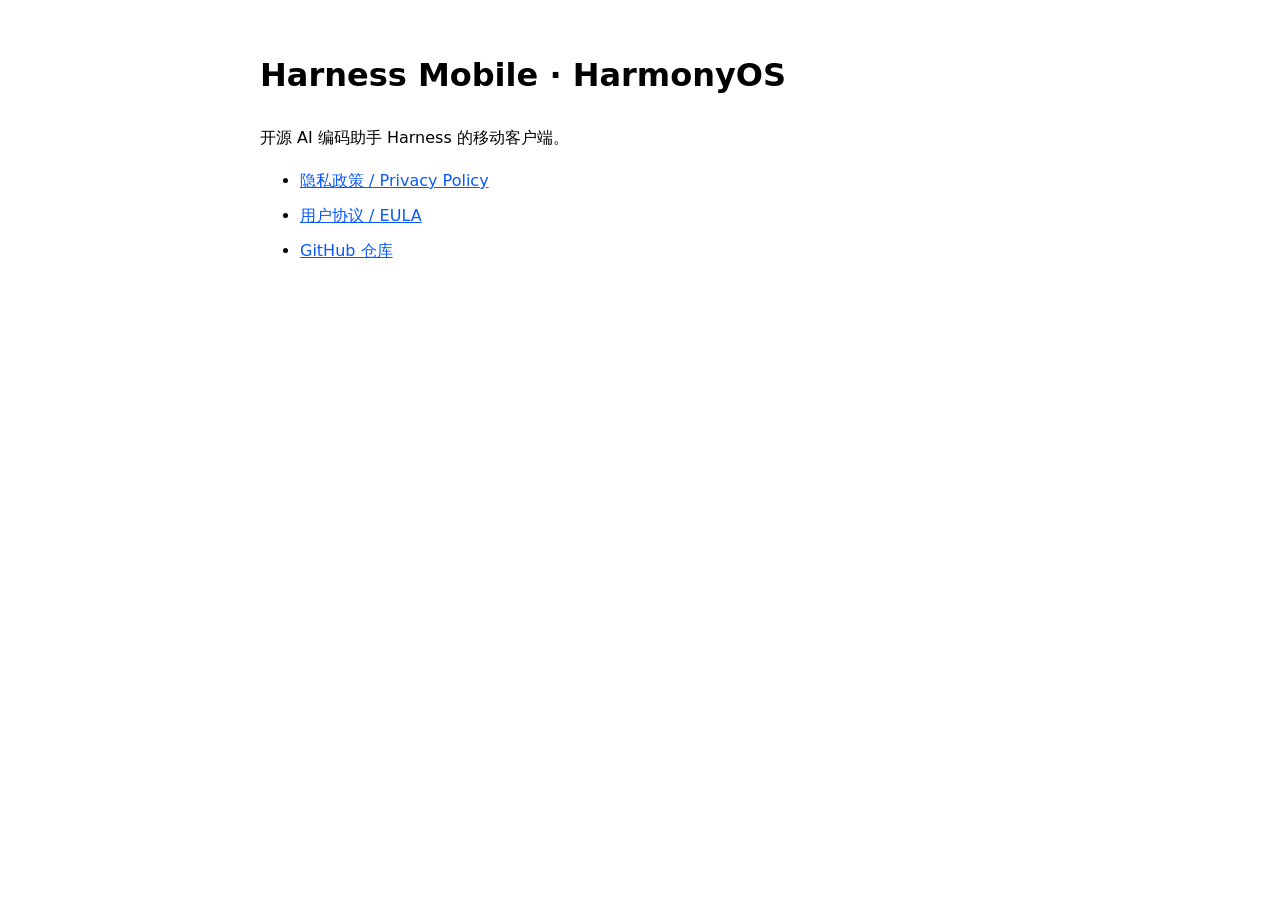
<file: docs/index.html>
<!DOCTYPE html><html lang="zh-CN"><head><meta charset="utf-8">
<meta name="viewport" content="width=device-width,initial-scale=1"><title>Harness Mobile</title>
<style>body{max-width:760px;margin:48px auto;padding:0 20px;font:16px/1.7 system-ui,"Microsoft YaHei",sans-serif}
a{color:#0a59f7}li{margin:8px 0}</style></head><body>
<h1>Harness Mobile · HarmonyOS</h1>
<p>开源 AI 编码助手 Harness 的移动客户端。</p>
<ul>
<li><a href="privacy.html">隐私政策 / Privacy Policy</a></li>
<li><a href="eula.html">用户协议 / EULA</a></li>
<li><a href="https://github.com/cnzht/dsh-mobile-harmony">GitHub 仓库</a></li>
</ul></body></html>
</file>
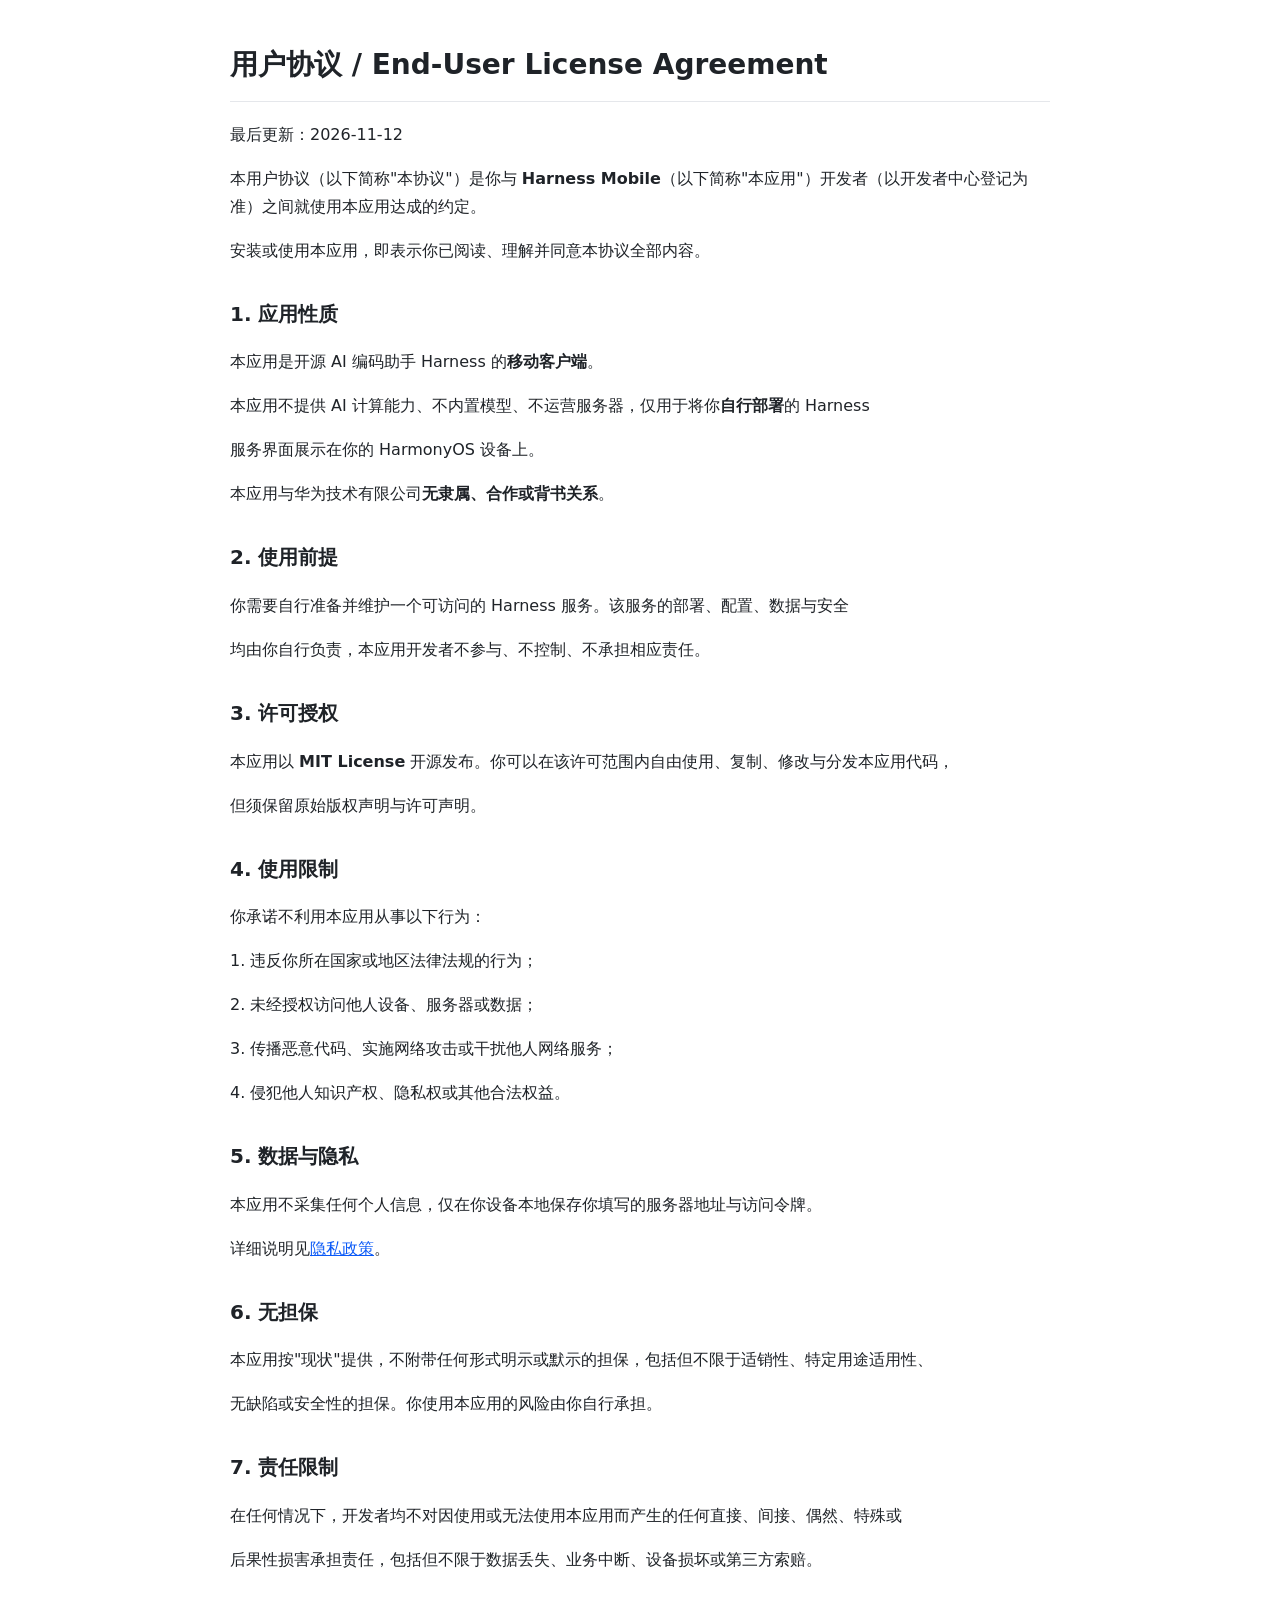
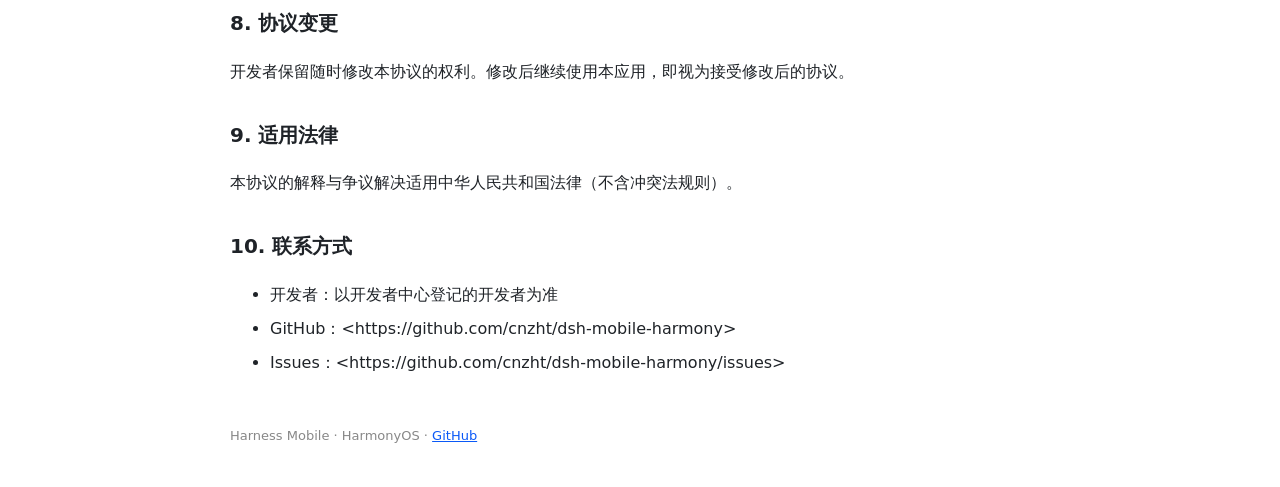
<file: docs/eula.html>
<!DOCTYPE html>
<html lang="zh-CN"><head><meta charset="utf-8">
<meta name="viewport" content="width=device-width,initial-scale=1">
<title>Harness Mobile 用户协议</title>
<style>
body{max-width:820px;margin:40px auto;padding:0 20px;font:16px/1.75 system-ui,"Microsoft YaHei",sans-serif;color:#1f2328}
h1{font-size:28px;border-bottom:1px solid #e5e7eb;padding-bottom:12px}
h2{font-size:20px;margin-top:32px}
li{margin:6px 0} a{color:#0a59f7} footer{margin-top:48px;color:#888;font-size:13px}
</style></head><body>
<h1>用户协议 / End-User License Agreement</h1>
<p>最后更新：2026-11-12</p>
<p>本用户协议（以下简称&quot;本协议&quot;）是你与 <strong>Harness Mobile</strong>（以下简称&quot;本应用&quot;）开发者（以开发者中心登记为准）之间就使用本应用达成的约定。</p>
<p>安装或使用本应用，即表示你已阅读、理解并同意本协议全部内容。</p>
<h2>1. 应用性质</h2>
<p>本应用是开源 AI 编码助手 Harness 的<strong>移动客户端</strong>。</p>
<p>本应用不提供 AI 计算能力、不内置模型、不运营服务器，仅用于将你<strong>自行部署</strong>的 Harness</p>
<p>服务界面展示在你的 HarmonyOS 设备上。</p>
<p>本应用与华为技术有限公司<strong>无隶属、合作或背书关系</strong>。</p>
<h2>2. 使用前提</h2>
<p>你需要自行准备并维护一个可访问的 Harness 服务。该服务的部署、配置、数据与安全</p>
<p>均由你自行负责，本应用开发者不参与、不控制、不承担相应责任。</p>
<h2>3. 许可授权</h2>
<p>本应用以 <strong>MIT License</strong> 开源发布。你可以在该许可范围内自由使用、复制、修改与分发本应用代码，</p>
<p>但须保留原始版权声明与许可声明。</p>
<h2>4. 使用限制</h2>
<p>你承诺不利用本应用从事以下行为：</p>
<p>1. 违反你所在国家或地区法律法规的行为；</p>
<p>2. 未经授权访问他人设备、服务器或数据；</p>
<p>3. 传播恶意代码、实施网络攻击或干扰他人网络服务；</p>
<p>4. 侵犯他人知识产权、隐私权或其他合法权益。</p>
<h2>5. 数据与隐私</h2>
<p>本应用不采集任何个人信息，仅在你设备本地保存你填写的服务器地址与访问令牌。</p>
<p>详细说明见<a href="privacy.html">隐私政策</a>。</p>
<h2>6. 无担保</h2>
<p>本应用按&quot;现状&quot;提供，不附带任何形式明示或默示的担保，包括但不限于适销性、特定用途适用性、</p>
<p>无缺陷或安全性的担保。你使用本应用的风险由你自行承担。</p>
<h2>7. 责任限制</h2>
<p>在任何情况下，开发者均不对因使用或无法使用本应用而产生的任何直接、间接、偶然、特殊或</p>
<p>后果性损害承担责任，包括但不限于数据丢失、业务中断、设备损坏或第三方索赔。</p>
<h2>8. 协议变更</h2>
<p>开发者保留随时修改本协议的权利。修改后继续使用本应用，即视为接受修改后的协议。</p>
<h2>9. 适用法律</h2>
<p>本协议的解释与争议解决适用中华人民共和国法律（不含冲突法规则）。</p>
<h2>10. 联系方式</h2>
<ul>
<li>开发者：以开发者中心登记的开发者为准</li>
<li>GitHub：&lt;https://github.com/cnzht/dsh-mobile-harmony&gt;</li>
<li>Issues：&lt;https://github.com/cnzht/dsh-mobile-harmony/issues&gt;</li>
</ul>
<footer>Harness Mobile · HarmonyOS · <a href="https://github.com/cnzht/dsh-mobile-harmony">GitHub</a></footer>
</body></html>
</file>
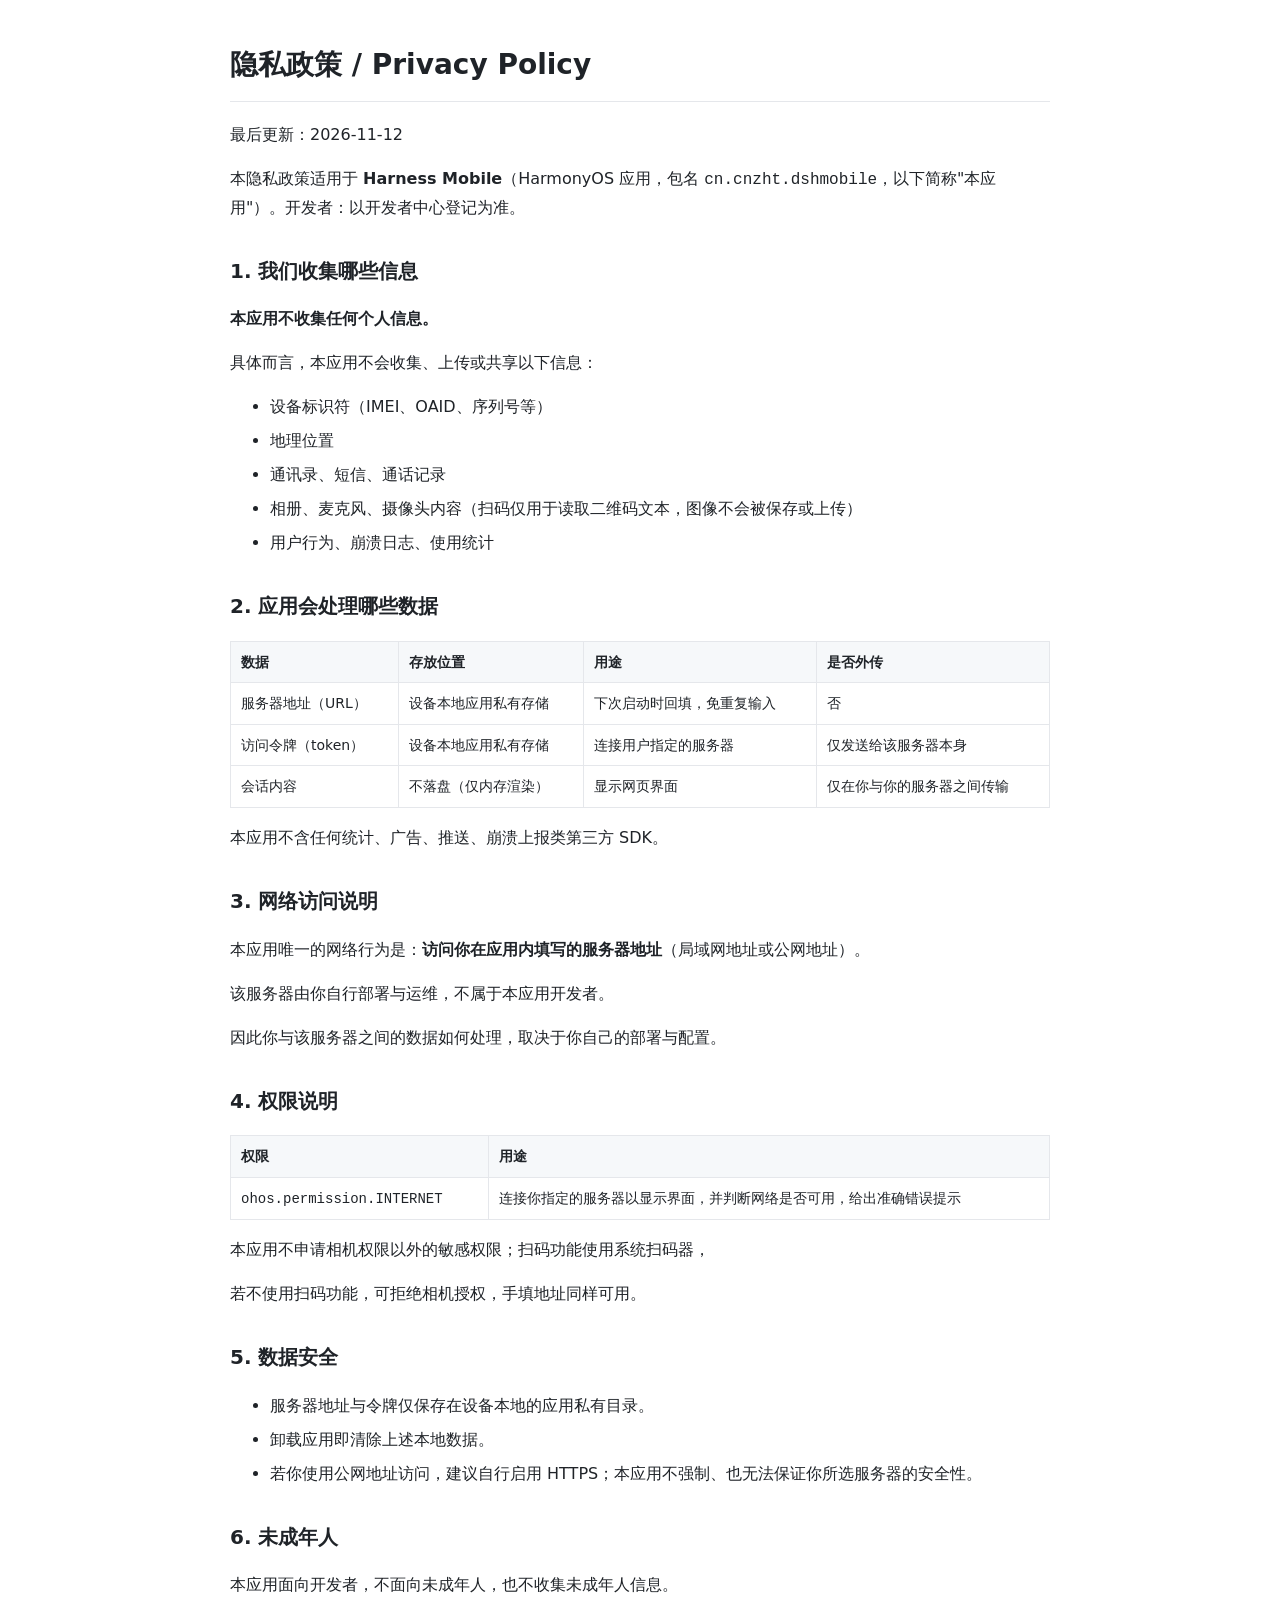
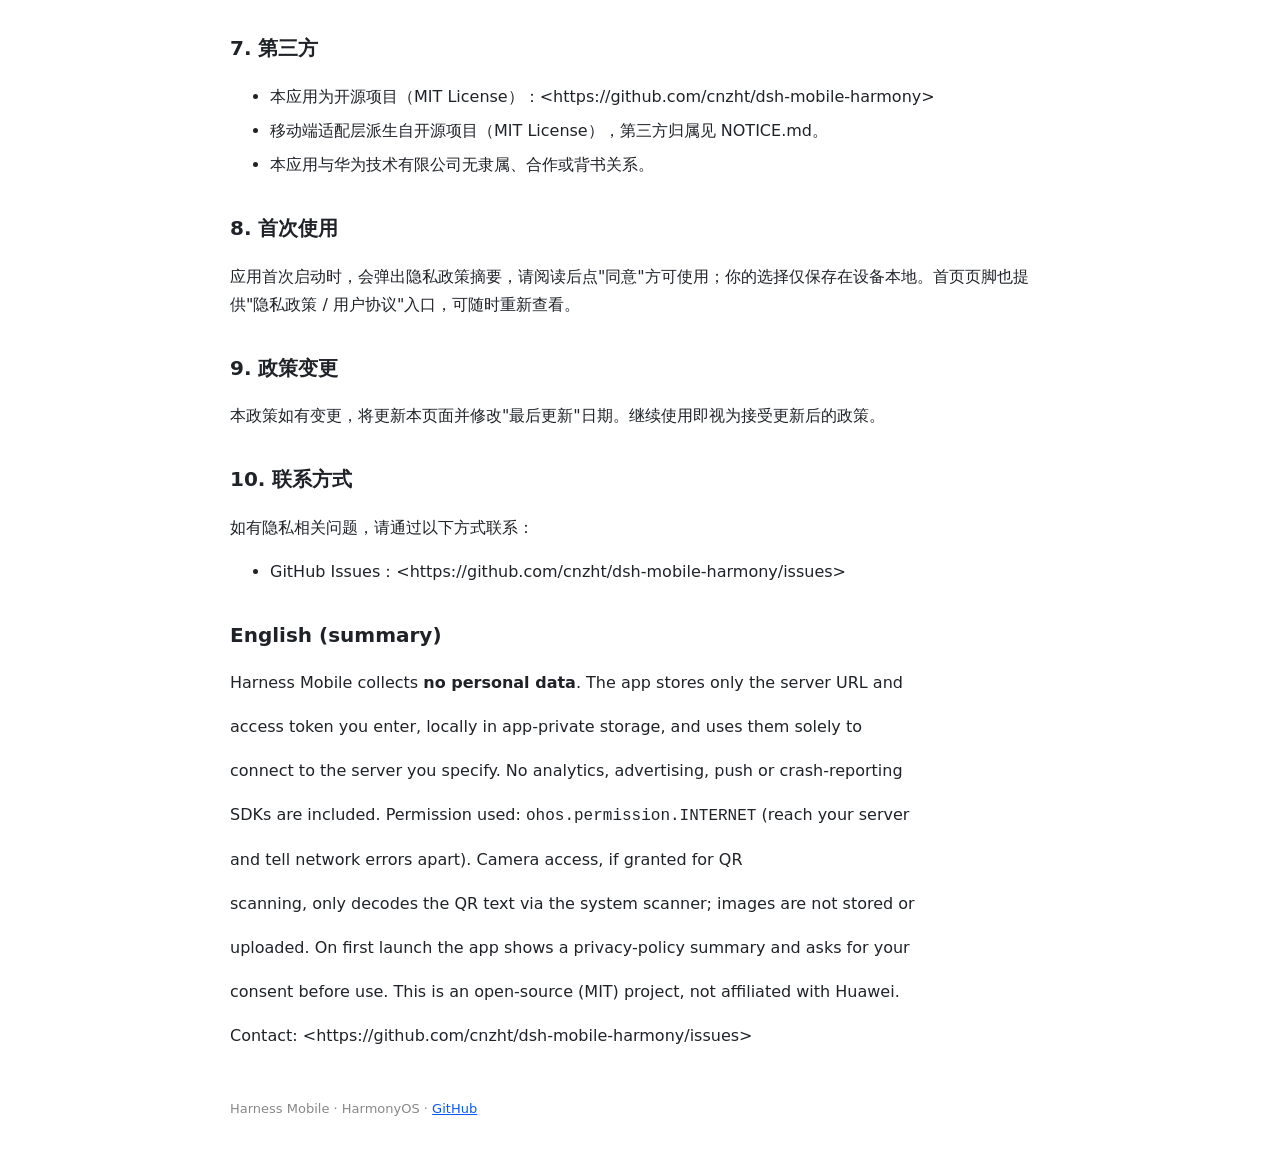
<file: docs/privacy.html>
<!DOCTYPE html>
<html lang="zh-CN"><head><meta charset="utf-8">
<meta name="viewport" content="width=device-width,initial-scale=1">
<title>Harness Mobile 隐私政策</title>
<style>
body{max-width:820px;margin:40px auto;padding:0 20px;font:16px/1.75 system-ui,"Microsoft YaHei",sans-serif;color:#1f2328}
h1{font-size:28px;border-bottom:1px solid #e5e7eb;padding-bottom:12px}
h2{font-size:20px;margin-top:32px}
table{border-collapse:collapse;width:100%;font-size:14px}
th,td{border:1px solid #e5e7eb;padding:8px 10px;text-align:left}
th{background:#f6f8fa}
li{margin:6px 0} a{color:#0a59f7} footer{margin-top:48px;color:#888;font-size:13px}
</style></head><body>
<h1>隐私政策 / Privacy Policy</h1>

<p>最后更新：2026-11-12</p>

<p>本隐私政策适用于 <strong>Harness Mobile</strong>（HarmonyOS 应用，包名 <code>cn.cnzht.dshmobile</code>，以下简称&quot;本应用&quot;）。开发者：以开发者中心登记为准。</p>

<h2>1. 我们收集哪些信息</h2>

<p><strong>本应用不收集任何个人信息。</strong></p>

<p>具体而言，本应用不会收集、上传或共享以下信息：</p>

<ul>
<li>设备标识符（IMEI、OAID、序列号等）</li>
<li>地理位置</li>
<li>通讯录、短信、通话记录</li>
<li>相册、麦克风、摄像头内容（扫码仅用于读取二维码文本，图像不会被保存或上传）</li>
<li>用户行为、崩溃日志、使用统计</li>
</ul>

<h2>2. 应用会处理哪些数据</h2>

<table>
<tr><th>数据</th><th>存放位置</th><th>用途</th><th>是否外传</th></tr>
<tr><td>服务器地址（URL）</td><td>设备本地应用私有存储</td><td>下次启动时回填，免重复输入</td><td>否</td></tr>
<tr><td>访问令牌（token）</td><td>设备本地应用私有存储</td><td>连接用户指定的服务器</td><td>仅发送给该服务器本身</td></tr>
<tr><td>会话内容</td><td>不落盘（仅内存渲染）</td><td>显示网页界面</td><td>仅在你与你的服务器之间传输</td></tr>
</table>

<p>本应用不含任何统计、广告、推送、崩溃上报类第三方 SDK。</p>

<h2>3. 网络访问说明</h2>

<p>本应用唯一的网络行为是：<strong>访问你在应用内填写的服务器地址</strong>（局域网地址或公网地址）。</p>
<p>该服务器由你自行部署与运维，不属于本应用开发者。</p>
<p>因此你与该服务器之间的数据如何处理，取决于你自己的部署与配置。</p>

<h2>4. 权限说明</h2>

<table>
<tr><th>权限</th><th>用途</th></tr>
<tr><td><code>ohos.permission.INTERNET</code></td><td>连接你指定的服务器以显示界面，并判断网络是否可用，给出准确错误提示</td></tr>
</table>

<p>本应用不申请相机权限以外的敏感权限；扫码功能使用系统扫码器，</p>
<p>若不使用扫码功能，可拒绝相机授权，手填地址同样可用。</p>

<h2>5. 数据安全</h2>

<ul>
<li>服务器地址与令牌仅保存在设备本地的应用私有目录。</li>
<li>卸载应用即清除上述本地数据。</li>
<li>若你使用公网地址访问，建议自行启用 HTTPS；本应用不强制、也无法保证你所选服务器的安全性。</li>
</ul>

<h2>6. 未成年人</h2>

<p>本应用面向开发者，不面向未成年人，也不收集未成年人信息。</p>

<h2>7. 第三方</h2>

<ul>
<li>本应用为开源项目（MIT License）：&lt;https://github.com/cnzht/dsh-mobile-harmony&gt;</li>
<li>移动端适配层派生自开源项目（MIT License），第三方归属见 NOTICE.md。</li>
<li>本应用与华为技术有限公司无隶属、合作或背书关系。</li>
</ul>

<h2>8. 首次使用</h2>

<p>应用首次启动时，会弹出隐私政策摘要，请阅读后点&quot;同意&quot;方可使用；你的选择仅保存在设备本地。首页页脚也提供&quot;隐私政策 / 用户协议&quot;入口，可随时重新查看。</p>

<h2>9. 政策变更</h2>

<p>本政策如有变更，将更新本页面并修改&quot;最后更新&quot;日期。继续使用即视为接受更新后的政策。</p>

<h2>10. 联系方式</h2>

<p>如有隐私相关问题，请通过以下方式联系：</p>

<ul>
<li>GitHub Issues：&lt;https://github.com/cnzht/dsh-mobile-harmony/issues&gt;</li>
</ul>

<h2>English (summary)</h2>

<p>Harness Mobile collects <strong>no personal data</strong>. The app stores only the server URL and</p>
<p>access token you enter, locally in app-private storage, and uses them solely to</p>
<p>connect to the server you specify. No analytics, advertising, push or crash-reporting</p>
<p>SDKs are included. Permission used: <code>ohos.permission.INTERNET</code> (reach your server</p>
<p>and tell network errors apart). Camera access, if granted for QR</p>
<p>scanning, only decodes the QR text via the system scanner; images are not stored or</p>
<p>uploaded. On first launch the app shows a privacy-policy summary and asks for your</p>
<p>consent before use. This is an open-source (MIT) project, not affiliated with Huawei.</p>
<p>Contact: &lt;https://github.com/cnzht/dsh-mobile-harmony/issues&gt;</p>

<footer>Harness Mobile · HarmonyOS · <a href="https://github.com/cnzht/dsh-mobile-harmony">GitHub</a></footer>
</body></html>
</file>
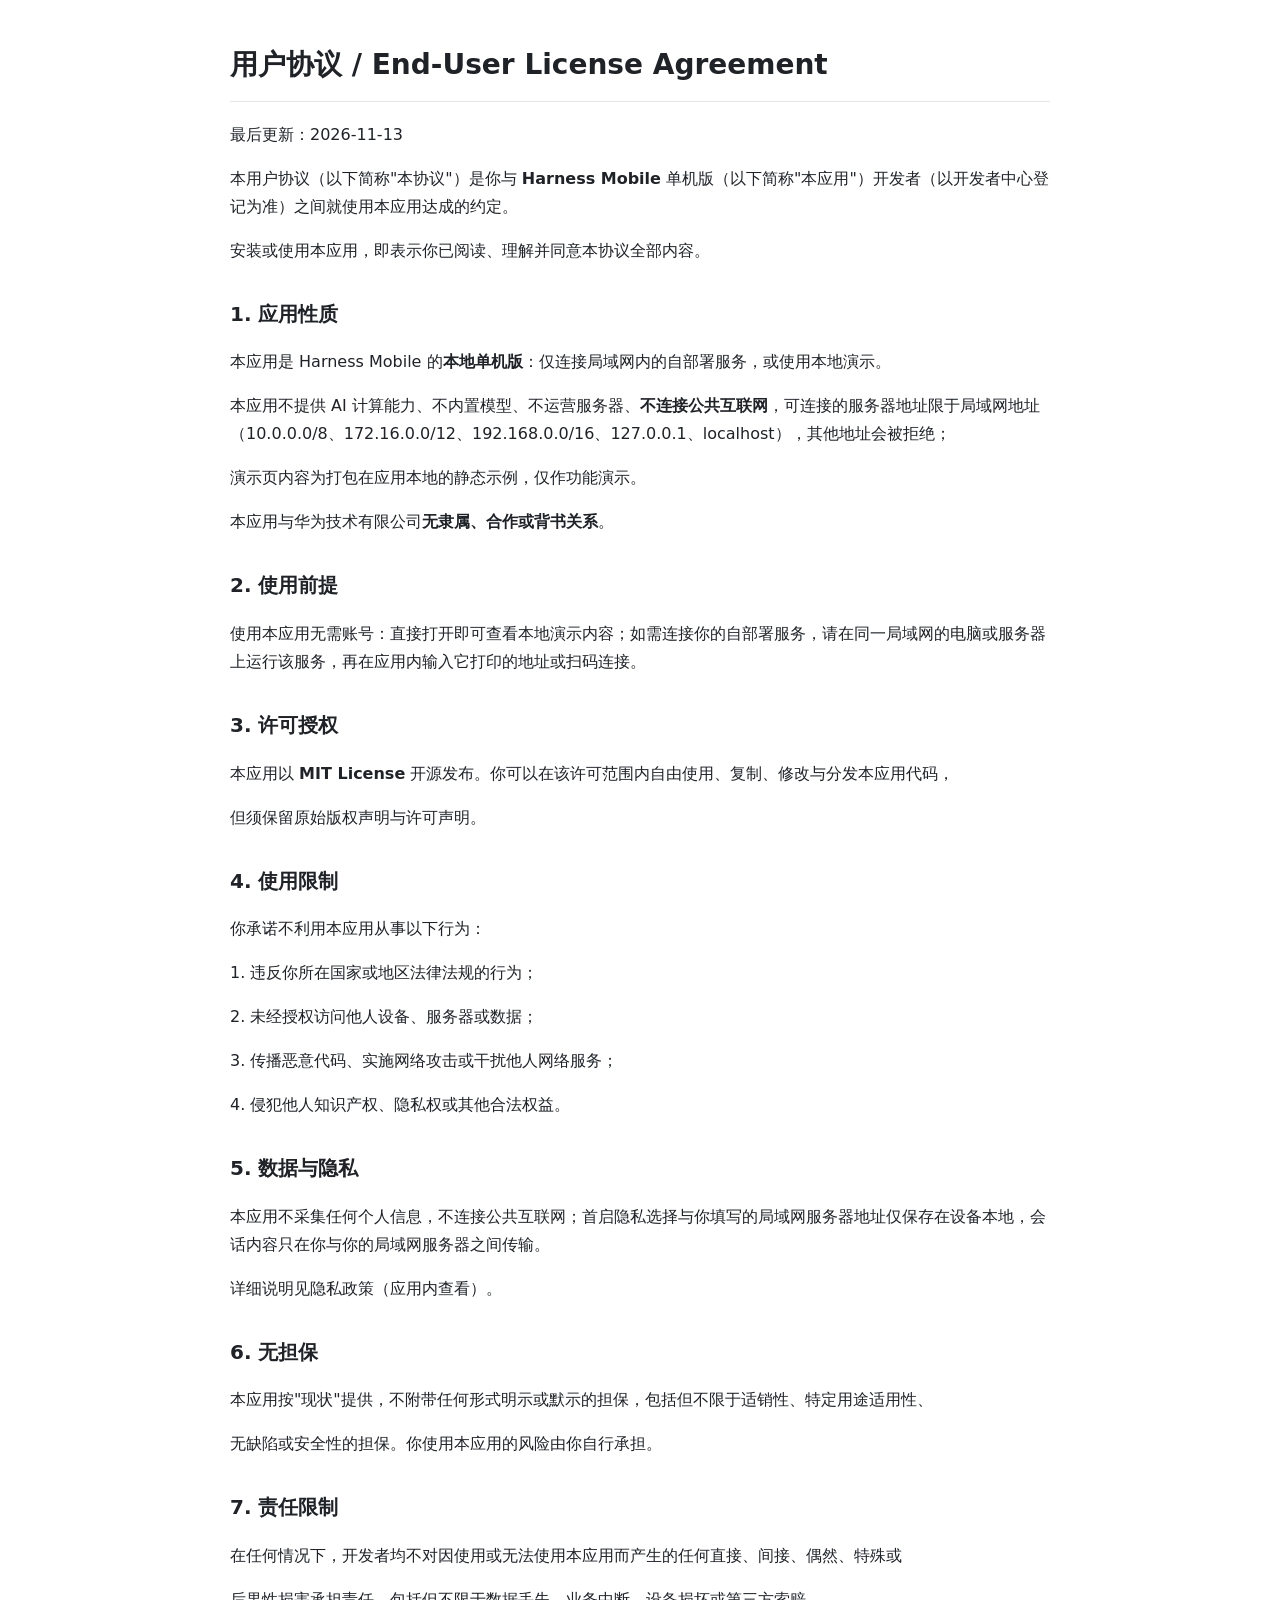
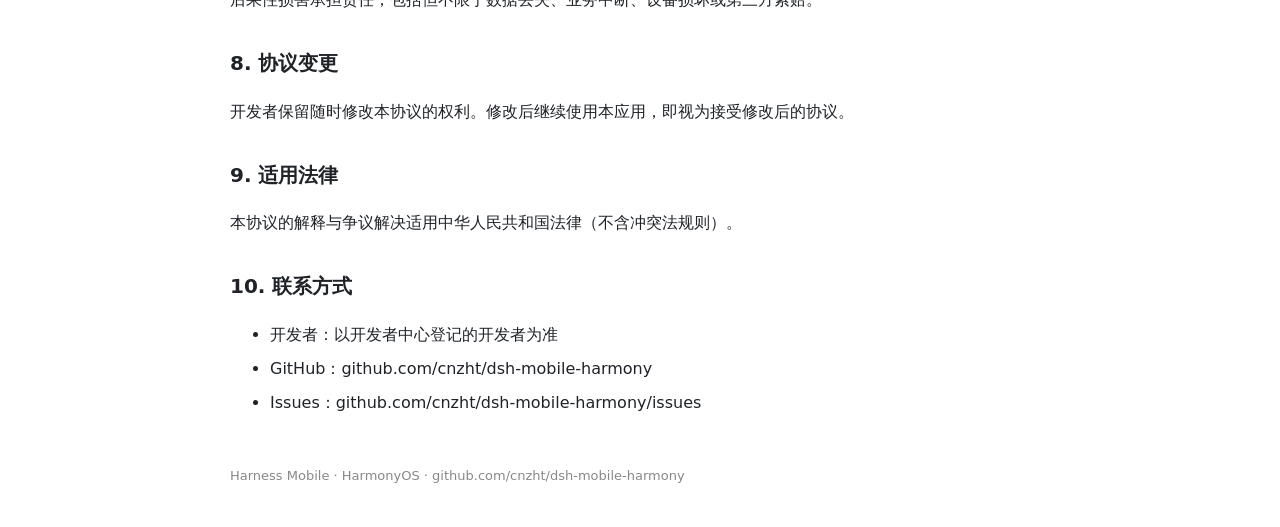
<file: entry/src/main/resources/rawfile/eula.html>
<!DOCTYPE html>
<!--
  Harness Mobile 单机版 · 用户协议（应用内本地文件）
  改编自 docs/eula.html：单机版仅连接局域网内的服务器，无需公网、无需账号；外链已改为纯文本。
-->
<html lang="zh-CN"><head><meta charset="utf-8">
<meta name="viewport" content="width=device-width,initial-scale=1">
<title>Harness Mobile 用户协议</title>
<style>
body{max-width:820px;margin:40px auto;padding:0 20px;font:16px/1.75 system-ui,"Microsoft YaHei",sans-serif;color:#1f2328}
h1{font-size:28px;border-bottom:1px solid #e5e7eb;padding-bottom:12px}
h2{font-size:20px;margin-top:32px}
li{margin:6px 0} footer{margin-top:48px;color:#888;font-size:13px}
</style></head><body>
<h1>用户协议 / End-User License Agreement</h1>
<p>最后更新：2026-11-13</p>
<p>本用户协议（以下简称&quot;本协议&quot;）是你与 <strong>Harness Mobile</strong> 单机版（以下简称&quot;本应用&quot;）开发者（以开发者中心登记为准）之间就使用本应用达成的约定。</p>
<p>安装或使用本应用，即表示你已阅读、理解并同意本协议全部内容。</p>
<h2>1. 应用性质</h2>
<p>本应用是 Harness Mobile 的<strong>本地单机版</strong>：仅连接局域网内的自部署服务，或使用本地演示。</p>
<p>本应用不提供 AI 计算能力、不内置模型、不运营服务器、<strong>不连接公共互联网</strong>，可连接的服务器地址限于局域网地址（10.0.0.0/8、172.16.0.0/12、192.168.0.0/16、127.0.0.1、localhost），其他地址会被拒绝；</p>
<p>演示页内容为打包在应用本地的静态示例，仅作功能演示。</p>
<p>本应用与华为技术有限公司<strong>无隶属、合作或背书关系</strong>。</p>
<h2>2. 使用前提</h2>
<p>使用本应用无需账号：直接打开即可查看本地演示内容；如需连接你的自部署服务，请在同一局域网的电脑或服务器上运行该服务，再在应用内输入它打印的地址或扫码连接。</p>
<h2>3. 许可授权</h2>
<p>本应用以 <strong>MIT License</strong> 开源发布。你可以在该许可范围内自由使用、复制、修改与分发本应用代码，</p>
<p>但须保留原始版权声明与许可声明。</p>
<h2>4. 使用限制</h2>
<p>你承诺不利用本应用从事以下行为：</p>
<p>1. 违反你所在国家或地区法律法规的行为；</p>
<p>2. 未经授权访问他人设备、服务器或数据；</p>
<p>3. 传播恶意代码、实施网络攻击或干扰他人网络服务；</p>
<p>4. 侵犯他人知识产权、隐私权或其他合法权益。</p>
<h2>5. 数据与隐私</h2>
<p>本应用不采集任何个人信息，不连接公共互联网；首启隐私选择与你填写的局域网服务器地址仅保存在设备本地，会话内容只在你与你的局域网服务器之间传输。</p>
<p>详细说明见隐私政策（应用内查看）。</p>
<h2>6. 无担保</h2>
<p>本应用按&quot;现状&quot;提供，不附带任何形式明示或默示的担保，包括但不限于适销性、特定用途适用性、</p>
<p>无缺陷或安全性的担保。你使用本应用的风险由你自行承担。</p>
<h2>7. 责任限制</h2>
<p>在任何情况下，开发者均不对因使用或无法使用本应用而产生的任何直接、间接、偶然、特殊或</p>
<p>后果性损害承担责任，包括但不限于数据丢失、业务中断、设备损坏或第三方索赔。</p>
<h2>8. 协议变更</h2>
<p>开发者保留随时修改本协议的权利。修改后继续使用本应用，即视为接受修改后的协议。</p>
<h2>9. 适用法律</h2>
<p>本协议的解释与争议解决适用中华人民共和国法律（不含冲突法规则）。</p>
<h2>10. 联系方式</h2>
<ul>
<li>开发者：以开发者中心登记的开发者为准</li>
<li>GitHub：github.com/cnzht/dsh-mobile-harmony</li>
<li>Issues：github.com/cnzht/dsh-mobile-harmony/issues</li>
</ul>
<footer>Harness Mobile · HarmonyOS · github.com/cnzht/dsh-mobile-harmony</footer>
</body></html>
</file>
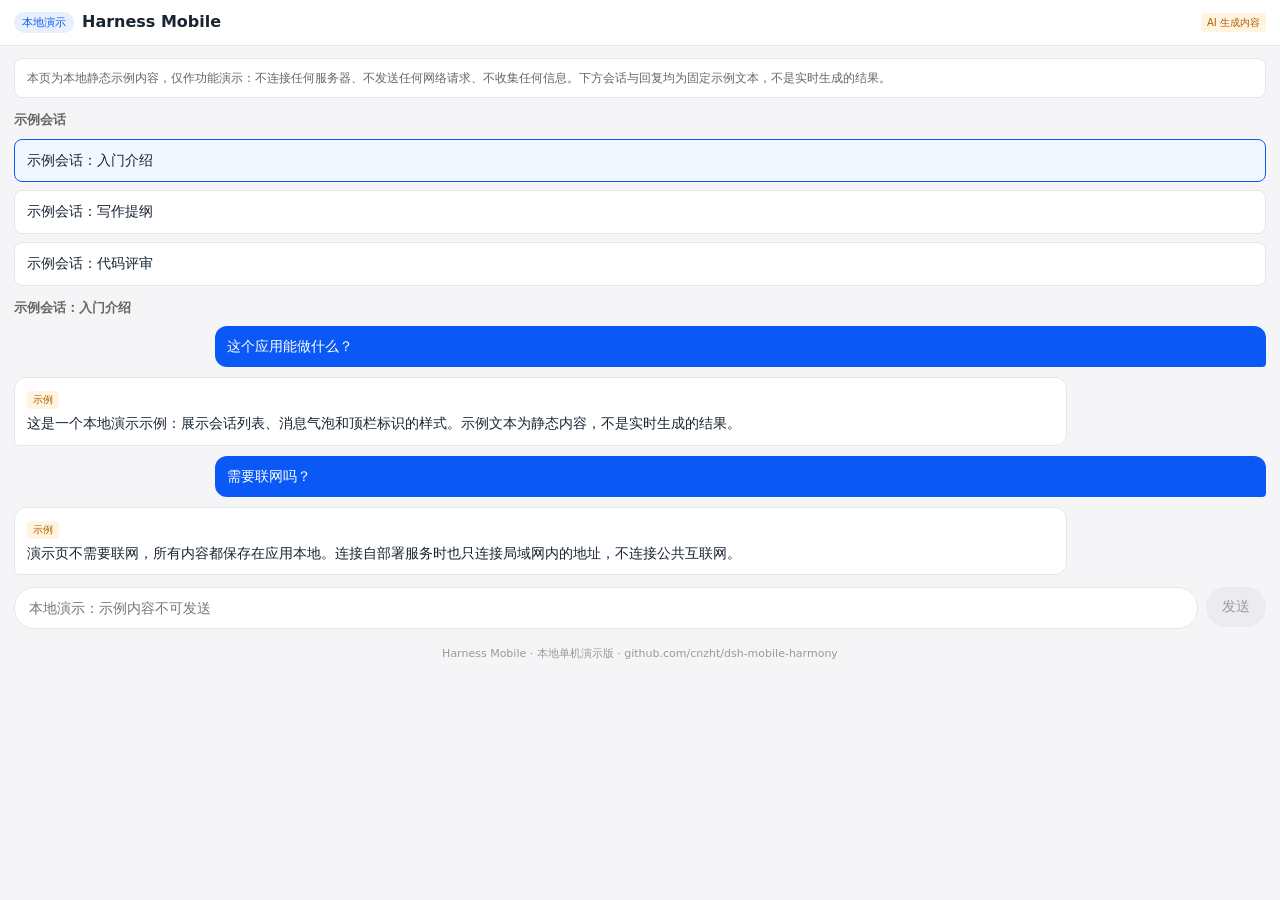
<file: entry/src/main/resources/rawfile/local-demo.html>
<!DOCTYPE html>
<!--
  Harness Mobile 单机版 · 本地演示页
  - 全部内容为本地静态示例，不连接任何服务器，不发起任何网络请求。
  - 样式参考 entry/src/main/resources/rawfile/mobile.css 的视觉语言
    （配色、字号、气泡样式），样式全部内联，不引用任何外部资源。
  - 与原生侧的会话抽屉通过 window.__dshListSessions /
    window.__dshClickSession 两个函数对接（与联网版相同的桥接约定）。
-->
<html lang="zh-CN">
<head>
<meta charset="utf-8">
<meta name="viewport" content="width=device-width,initial-scale=1">
<title>Harness Mobile · 本地演示</title>
<style>
html, body { margin: 0; padding: 0; width: 100%; overflow-x: hidden; }
body {
  font: 15px/1.55 system-ui, "Microsoft YaHei", sans-serif;
  color: #182431; background: #F5F5F7;
  -webkit-tap-highlight-color: transparent;
}
.topbar {
  display: flex; align-items: center; gap: 8px;
  background: #FFFFFF; border-bottom: 1px solid #E5E7EB;
  padding: 10px 14px; position: sticky; top: 0;
}
.topbar h1 { font-size: 16px; margin: 0; flex: 1; }
.badge {
  font-size: 11px; color: #0A59F7; background: #E8F0FE;
  padding: 2px 8px; border-radius: 10px; white-space: nowrap;
}
.ai-badge {
  font-size: 10px; color: #B25E00; background: #FFF4E0;
  padding: 2px 6px; border-radius: 4px; white-space: nowrap;
}
.note {
  margin: 12px 14px; padding: 10px 12px; font-size: 12px; color: #666666;
  background: #FFFFFF; border: 1px solid #E5E7EB; border-radius: 8px;
}
.sessions { margin: 0 14px 12px; }
.sessions h2, .chat h2 { font-size: 13px; color: #666666; margin: 4px 0 8px; }
.session-item {
  background: #FFFFFF; border: 1px solid #E5E7EB; border-radius: 8px;
  padding: 10px 12px; margin-bottom: 8px; font-size: 14px; cursor: pointer;
}
.session-item.active { border-color: #0A59F7; background: #F2F7FF; }
.chat { margin: 0 14px 12px; }
.msg { max-width: 82%; padding: 10px 12px; border-radius: 12px; margin-bottom: 10px; font-size: 14px; }
.msg.user { margin-left: auto; background: #0A59F7; color: #FFFFFF; border-bottom-right-radius: 4px; }
.msg.assistant { background: #FFFFFF; border: 1px solid #E5E7EB; border-bottom-left-radius: 4px; }
.msg .tag {
  display: inline-block; font-size: 10px; color: #B25E00; background: #FFF4E0;
  padding: 1px 6px; border-radius: 4px; margin-bottom: 4px;
}
.composer {
  display: flex; gap: 8px; margin: 0 14px 16px;
}
.composer input {
  flex: 1; height: 40px; border: 1px solid #E5E7EB; border-radius: 20px;
  padding: 0 14px; font-size: 14px; background: #FFFFFF; color: #999999;
}
.composer button {
  height: 40px; padding: 0 16px; border: none; border-radius: 20px;
  background: #EBECEF; color: #999999; font-size: 14px;
}
.footer { text-align: center; font-size: 11px; color: #999999; margin: 8px 0 24px; }
</style>
</head>
<body>
<header class="topbar">
  <span class="badge">本地演示</span>
  <h1>Harness Mobile</h1>
  <span class="ai-badge">AI 生成内容</span>
</header>

<p class="note">本页为本地静态示例内容，仅作功能演示：不连接任何服务器、不发送任何网络请求、不收集任何信息。下方会话与回复均为固定示例文本，不是实时生成的结果。</p>

<section class="sessions">
  <h2>示例会话</h2>
  <div id="sessionList"></div>
</section>

<section class="chat">
  <h2 id="chatTitle">示例会话</h2>
  <div id="messages"></div>
</section>

<div class="composer">
  <input type="text" placeholder="本地演示：示例内容不可发送" disabled>
  <button type="button" disabled>发送</button>
</div>

<p class="footer">Harness Mobile · 本地单机演示版 · github.com/cnzht/dsh-mobile-harmony</p>

<script>
var SESSIONS = [
  {
    title: '示例会话：入门介绍',
    messages: [
      { role: 'user', text: '这个应用能做什么？' },
      { role: 'assistant', text: '这是一个本地演示示例：展示会话列表、消息气泡和顶栏标识的样式。示例文本为静态内容，不是实时生成的结果。' },
      { role: 'user', text: '需要联网吗？' },
      { role: 'assistant', text: '演示页不需要联网，所有内容都保存在应用本地。连接自部署服务时也只连接局域网内的地址，不连接公共互联网。' }
    ]
  },
  {
    title: '示例会话：写作提纲',
    messages: [
      { role: 'user', text: '帮我列一个周末出游计划的提纲。' },
      { role: 'assistant', text: '示例提纲（静态样例）：一、目的地与交通；二、行程安排；三、物品清单；四、预算。以上为固定示例文本，仅作演示。' }
    ]
  },
  {
    title: '示例会话：代码评审',
    messages: [
      { role: 'user', text: '这段示例代码有什么问题？' },
      { role: 'assistant', text: '示例回答（静态样例）：一、边界条件未处理；二、错误分支缺少提示；三、建议补充注释。以上为固定示例文本，仅作演示。' }
    ]
  }
];

function esc(s) {
  return s.replace(/&/g, '&amp;').replace(/</g, '&lt;').replace(/>/g, '&gt;');
}

function renderList() {
  var box = document.getElementById('sessionList');
  var html = '';
  for (var i = 0; i < SESSIONS.length; i++) {
    html += '<div class="session-item' + (i === current ? ' active' : '') + '" data-i="' + i + '">' + esc(SESSIONS[i].title) + '</div>';
  }
  box.innerHTML = html;
  var items = box.querySelectorAll('.session-item');
  for (var j = 0; j < items.length; j++) {
    items[j].addEventListener('click', function (ev) {
      renderSession(parseInt(ev.currentTarget.getAttribute('data-i'), 10));
    });
  }
}

function renderSession(i) {
  current = i;
  var s = SESSIONS[i];
  document.getElementById('chatTitle').textContent = s.title;
  var html = '';
  for (var k = 0; k < s.messages.length; k++) {
    var m = s.messages[k];
    if (m.role === 'user') {
      html += '<div class="msg user">' + esc(m.text) + '</div>';
    } else {
      html += '<div class="msg assistant"><span class="tag">示例</span><br>' + esc(m.text) + '</div>';
    }
  }
  document.getElementById('messages').innerHTML = html;
  renderList();
}

function showNew() {
  document.getElementById('chatTitle').textContent = '新会话（示例）';
  document.getElementById('messages').innerHTML =
    '<div class="msg assistant"><span class="tag">示例</span><br>新建会话（示例）：本地演示不连接服务器，不会创建真实会话。</div>';
  renderList();
}

var current = 0;

/* 与原生会话抽屉的桥接：与联网版相同的约定。 */
window.__dshListSessions = function () {
  var titles = [];
  for (var i = 0; i < SESSIONS.length; i++) {
    titles.push(SESSIONS[i].title);
  }
  return JSON.stringify(titles);
};

window.__dshClickSession = function (i) {
  if (i < 0) {
    showNew();
    return 'new';
  }
  if (i >= SESSIONS.length) {
    return 'oob';
  }
  renderSession(i);
  return 'ok';
};

renderSession(0);
</script>
</body>
</html>
</file>
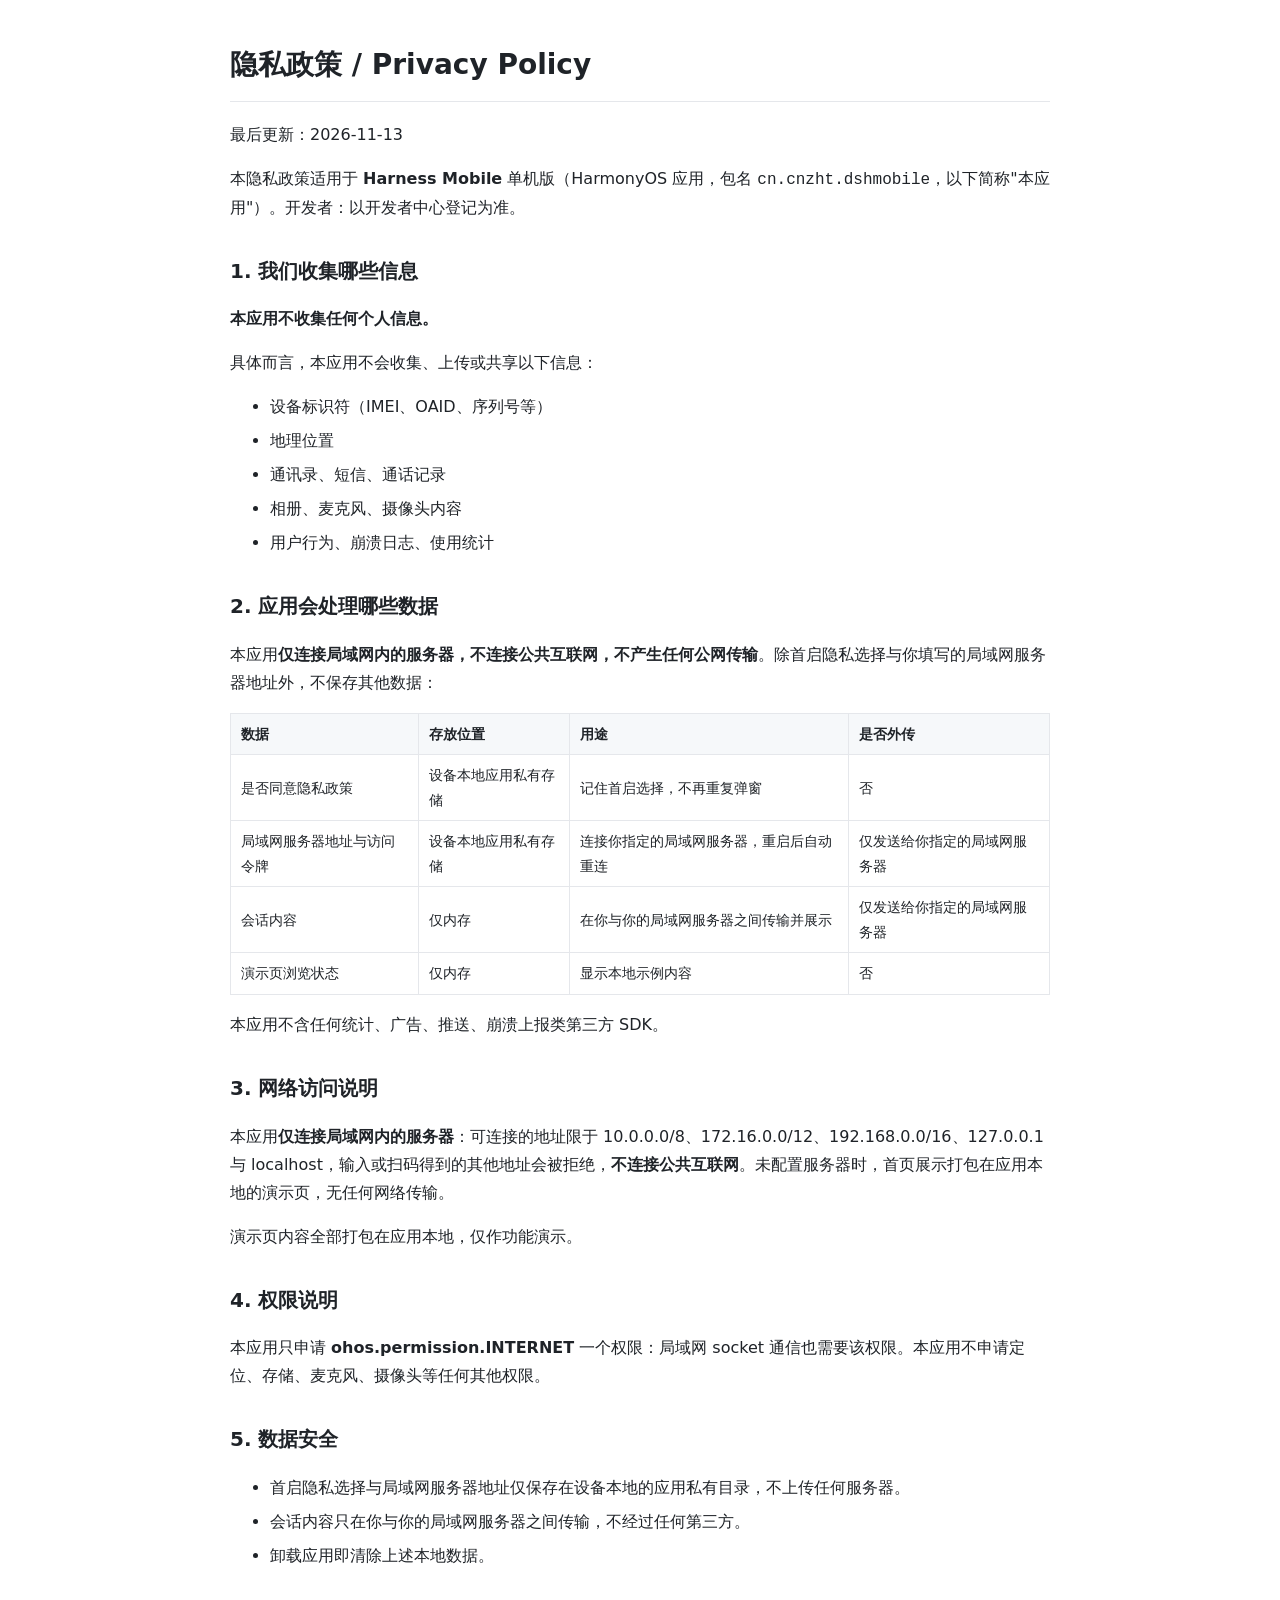
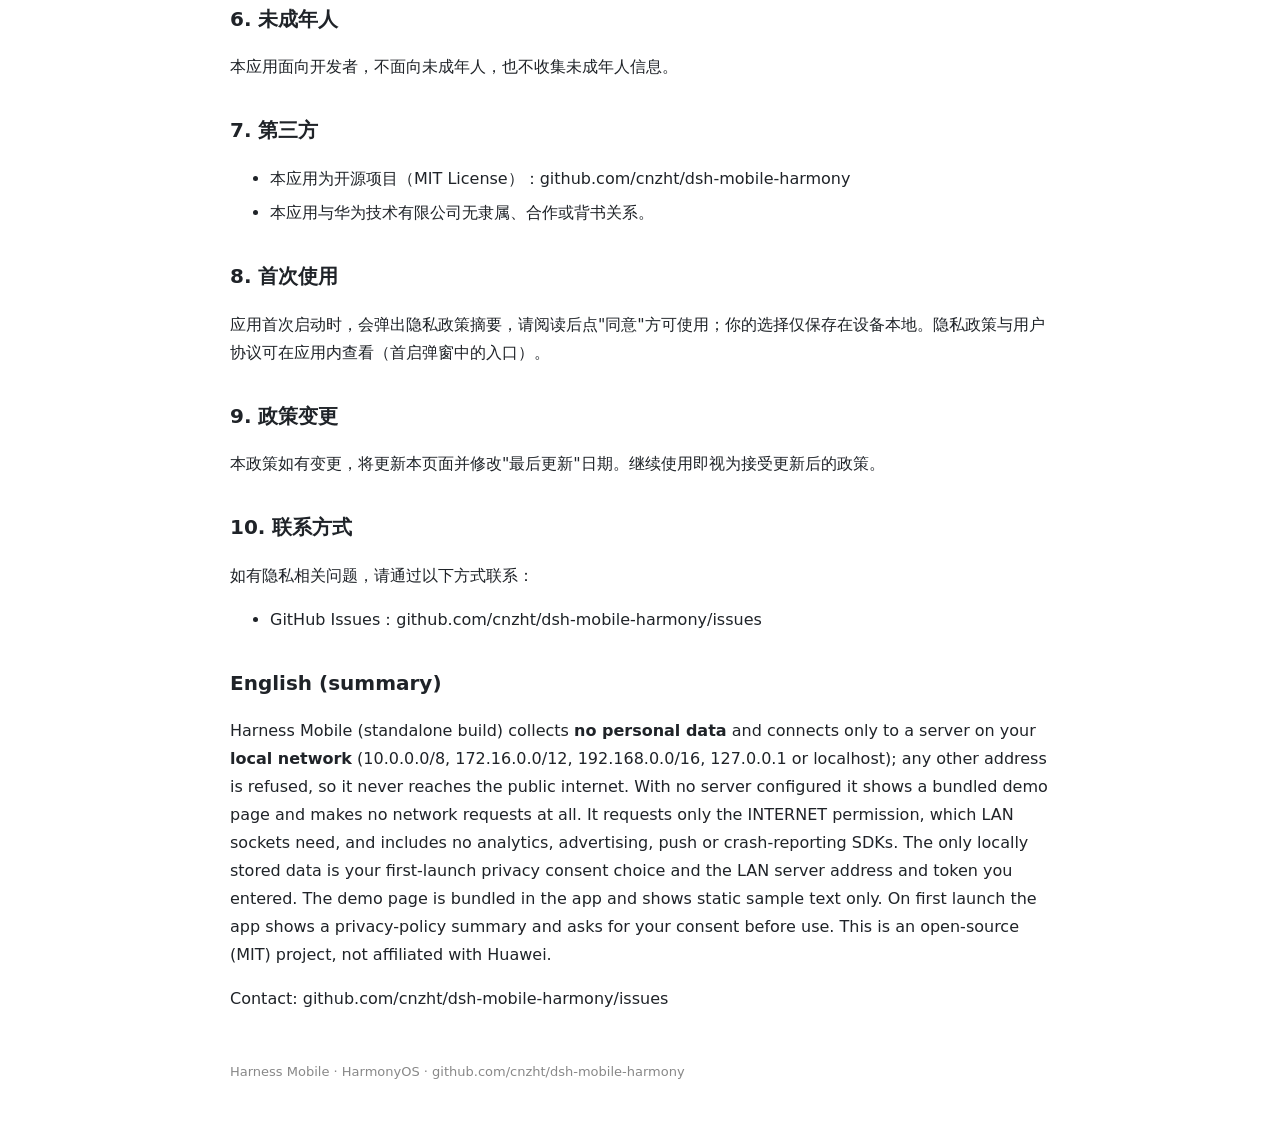
<file: entry/src/main/resources/rawfile/privacy.html>
<!DOCTYPE html>
<!--
  Harness Mobile 单机版 · 隐私政策（应用内本地文件）
  改编自 docs/privacy.html：单机版仅连接局域网内的服务器，不连接公共
  互联网；服务器地址与访问令牌仅保存在设备本地；外链已改为纯文本。
-->
<html lang="zh-CN"><head><meta charset="utf-8">
<meta name="viewport" content="width=device-width,initial-scale=1">
<title>Harness Mobile 隐私政策</title>
<style>
body{max-width:820px;margin:40px auto;padding:0 20px;font:16px/1.75 system-ui,"Microsoft YaHei",sans-serif;color:#1f2328}
h1{font-size:28px;border-bottom:1px solid #e5e7eb;padding-bottom:12px}
h2{font-size:20px;margin-top:32px}
table{border-collapse:collapse;width:100%;font-size:14px}
th,td{border:1px solid #e5e7eb;padding:8px 10px;text-align:left}
th{background:#f6f8fa}
li{margin:6px 0} footer{margin-top:48px;color:#888;font-size:13px}
</style></head><body>
<h1>隐私政策 / Privacy Policy</h1>

<p>最后更新：2026-11-13</p>

<p>本隐私政策适用于 <strong>Harness Mobile</strong> 单机版（HarmonyOS 应用，包名 <code>cn.cnzht.dshmobile</code>，以下简称&quot;本应用&quot;）。开发者：以开发者中心登记为准。</p>

<h2>1. 我们收集哪些信息</h2>

<p><strong>本应用不收集任何个人信息。</strong></p>

<p>具体而言，本应用不会收集、上传或共享以下信息：</p>

<ul>
<li>设备标识符（IMEI、OAID、序列号等）</li>
<li>地理位置</li>
<li>通讯录、短信、通话记录</li>
<li>相册、麦克风、摄像头内容</li>
<li>用户行为、崩溃日志、使用统计</li>
</ul>

<h2>2. 应用会处理哪些数据</h2>

<p>本应用<strong>仅连接局域网内的服务器，不连接公共互联网，不产生任何公网传输</strong>。除首启隐私选择与你填写的局域网服务器地址外，不保存其他数据：</p>

<table>
<tr><th>数据</th><th>存放位置</th><th>用途</th><th>是否外传</th></tr>
<tr><td>是否同意隐私政策</td><td>设备本地应用私有存储</td><td>记住首启选择，不再重复弹窗</td><td>否</td></tr>
<tr><td>局域网服务器地址与访问令牌</td><td>设备本地应用私有存储</td><td>连接你指定的局域网服务器，重启后自动重连</td><td>仅发送给你指定的局域网服务器</td></tr>
<tr><td>会话内容</td><td>仅内存</td><td>在你与你的局域网服务器之间传输并展示</td><td>仅发送给你指定的局域网服务器</td></tr>
<tr><td>演示页浏览状态</td><td>仅内存</td><td>显示本地示例内容</td><td>否</td></tr>
</table>

<p>本应用不含任何统计、广告、推送、崩溃上报类第三方 SDK。</p>

<h2>3. 网络访问说明</h2>

<p>本应用<strong>仅连接局域网内的服务器</strong>：可连接的地址限于 10.0.0.0/8、172.16.0.0/12、192.168.0.0/16、127.0.0.1 与 localhost，输入或扫码得到的其他地址会被拒绝，<strong>不连接公共互联网</strong>。未配置服务器时，首页展示打包在应用本地的演示页，无任何网络传输。</p>
<p>演示页内容全部打包在应用本地，仅作功能演示。</p>

<h2>4. 权限说明</h2>

<p>本应用只申请 <strong>ohos.permission.INTERNET</strong> 一个权限：局域网 socket 通信也需要该权限。本应用不申请定位、存储、麦克风、摄像头等任何其他权限。</p>

<h2>5. 数据安全</h2>

<ul>
<li>首启隐私选择与局域网服务器地址仅保存在设备本地的应用私有目录，不上传任何服务器。</li>
<li>会话内容只在你与你的局域网服务器之间传输，不经过任何第三方。</li>
<li>卸载应用即清除上述本地数据。</li>
</ul>

<h2>6. 未成年人</h2>

<p>本应用面向开发者，不面向未成年人，也不收集未成年人信息。</p>

<h2>7. 第三方</h2>

<ul>
<li>本应用为开源项目（MIT License）：github.com/cnzht/dsh-mobile-harmony</li>
<li>本应用与华为技术有限公司无隶属、合作或背书关系。</li>
</ul>

<h2>8. 首次使用</h2>

<p>应用首次启动时，会弹出隐私政策摘要，请阅读后点&quot;同意&quot;方可使用；你的选择仅保存在设备本地。隐私政策与用户协议可在应用内查看（首启弹窗中的入口）。</p>

<h2>9. 政策变更</h2>

<p>本政策如有变更，将更新本页面并修改&quot;最后更新&quot;日期。继续使用即视为接受更新后的政策。</p>

<h2>10. 联系方式</h2>

<p>如有隐私相关问题，请通过以下方式联系：</p>

<ul>
<li>GitHub Issues：github.com/cnzht/dsh-mobile-harmony/issues</li>
</ul>

<h2>English (summary)</h2>

<p>Harness Mobile (standalone build) collects <strong>no personal data</strong> and
connects only to a server on your <strong>local network</strong> (10.0.0.0/8,
172.16.0.0/12, 192.168.0.0/16, 127.0.0.1 or localhost); any other address is
refused, so it never reaches the public internet. With no server configured it
shows a bundled demo page and makes no network requests at all. It requests
only the INTERNET permission, which LAN sockets need, and includes no
analytics, advertising, push or crash-reporting SDKs. The only locally stored
data is your first-launch privacy consent choice and the LAN server address
and token you entered. The demo page is bundled in the app and shows static
sample text only. On first launch the app shows a privacy-policy summary and
asks for your consent before use. This is an open-source (MIT) project, not
affiliated with Huawei.</p>
<p>Contact: github.com/cnzht/dsh-mobile-harmony/issues</p>

<footer>Harness Mobile · HarmonyOS · github.com/cnzht/dsh-mobile-harmony</footer>
</body></html>
</file>
